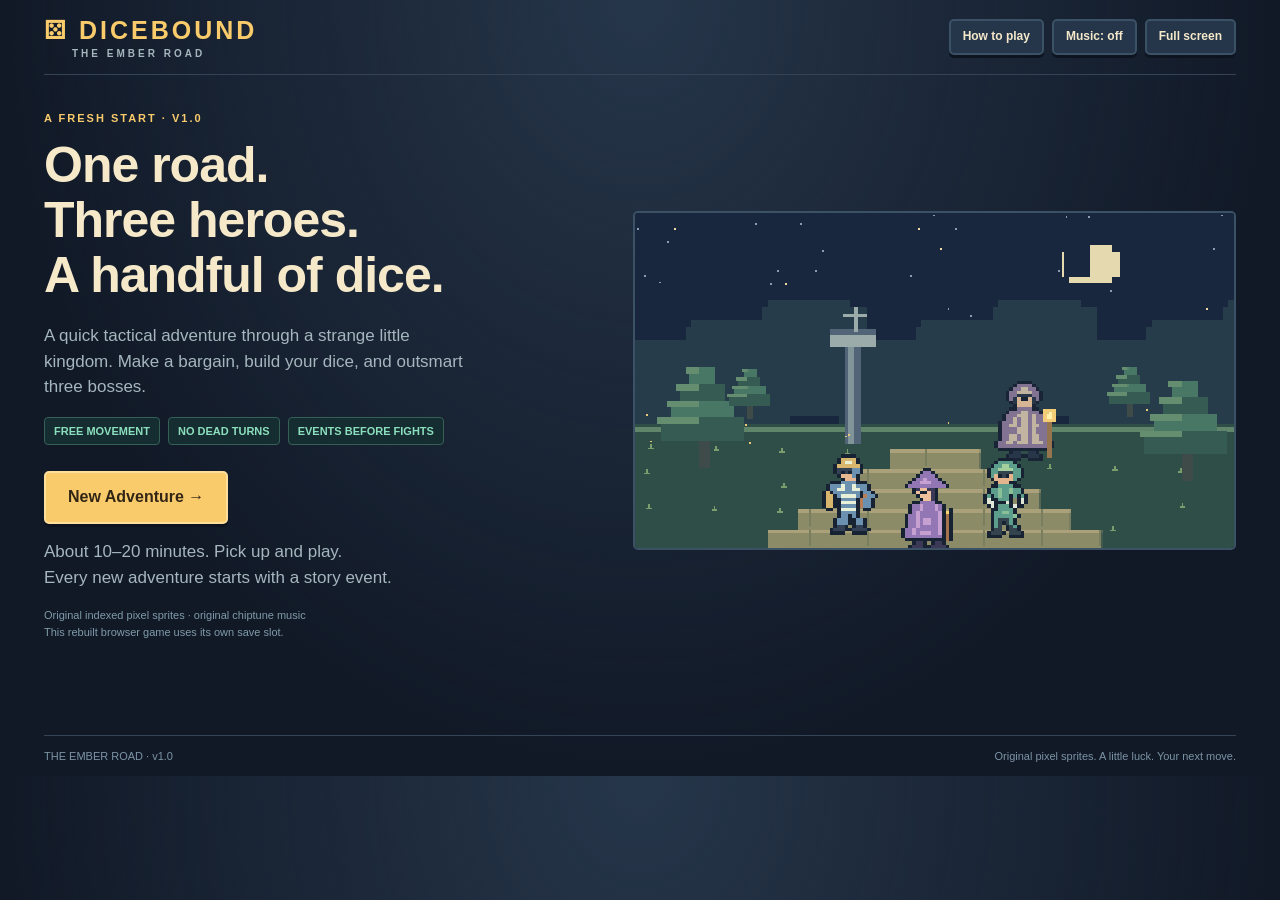
<file: docs/index.html>
<!doctype html>
<html lang="en"><head><meta charset="utf-8"><meta name="viewport" content="width=device-width,initial-scale=1"><meta name="application-version" content="1.0.0"><meta name="theme-color" content="#141d2d"><title>Dicebound — The Ember Road</title><style>:root{color-scheme:dark;--bg:#111927;--panel:#1a2739;--edge:#3b5266;--ink:#f5e9ca;--muted:#a5b6be;--gold:#f9cb6b;--mint:#8cdfbd;--red:#fb7b79;--blue:#89c5ea}*{box-sizing:border-box}body{margin:0;background:var(--bg);color:var(--ink);font:15px/1.5 'Trebuchet MS',sans-serif;background-image:radial-gradient(ellipse at 50% 0,#26364a,transparent 70%)}button,a,input{touch-action:manipulation}button{font:700 13px/1.3 "Trebuchet MS",sans-serif;font-family:inherit;color:var(--ink);background:#25364b;border:2px solid var(--edge);border-radius:5px;padding:10px 15px;cursor:pointer;box-shadow:0 3px 0 #0d1420;transition:background .12s,transform .12s}button:hover:enabled{background:#344b62;border-color:var(--mint);transform:translateY(-1px)}button:active:enabled{transform:translateY(2px);box-shadow:none}button:focus-visible,a:focus-visible{outline:3px solid var(--gold);outline-offset:4px}button:disabled{opacity:.48;cursor:default}button.primary{background:var(--mint);border-color:#b5ffe0;color:#142a2b}button.gold{background:var(--gold);border-color:#ffdf99;color:#312515}button.danger{border-color:var(--red)}button.subtle{background:transparent;box-shadow:none}.brand{color:var(--gold);text-decoration:none;font-weight:900;font-size:25px;letter-spacing:3px;line-height:1.3}.brand small{font-size:10px;letter-spacing:3px;color:var(--muted);display:block;margin-left:28px}#app{max-width:1240px;margin:auto;padding:0 24px}header{display:flex;align-items:center;justify-content:space-between;gap:18px;padding:20px 0;border-bottom:1px solid #354356}nav{display:flex;gap:8px}nav button{font-size:12px;padding:8px 12px}main{min-height:660px;padding:24px 0}footer{display:flex;justify-content:space-between;color:#7c94a4;font-size:11px;padding:18px 0;gap:12px;border-top:1px solid #354356}h1,h2,h3,p{margin-top:0}h1{font-size:clamp(30px,4vw,50px);line-height:1.1;letter-spacing:-1px;margin-bottom:20px}h2{font-size:28px;line-height:1.2;margin-bottom:12px}h3{font-size:17px;margin-bottom:6px}.eyebrow{font-size:11px;font-weight:800;letter-spacing:2px;color:var(--gold);margin-bottom:12px;text-transform:uppercase}.muted{color:var(--muted)}.small{font-size:12px}.panel{border:2px solid var(--edge);border-radius:7px;background:var(--panel);padding:22px;box-shadow:0 5px 0 #0c1421}.intro{display:grid;grid-template-columns:1fr 1.1fr;gap:40px;align-items:center;min-height:580px}.intro p{color:var(--muted);max-width:430px;font-size:17px}.intro .actions{display:flex;flex-wrap:wrap;gap:12px;margin:26px 0 15px}.intro button{font-size:16px;padding:14px 22px}.scene{display:block;width:100%;image-rendering:pixelated;background:#172034;border-radius:5px;border:2px solid var(--edge);aspect-ratio:16/9}.tags{display:flex;flex-wrap:wrap;gap:8px;margin:14px 0}.tag{font-size:11px;font-weight:700;color:var(--mint);padding:5px 9px;background:#152d31;border:1px solid #356055;border-radius:4px}.path{display:flex;gap:8px;align-items:center;color:var(--muted);font-size:12px;margin-bottom:22px}.path b{color:var(--gold)}.event-top{display:grid;grid-template-columns:1.1fr 1fr;gap:26px;align-items:center}.event-top .scene{aspect-ratio:16/10}.event-copy p{color:var(--muted);font-size:16px}.hero-picks{display:flex;gap:8px;margin:18px 0}.hero-pick{flex:1;text-align:left;padding:9px;display:flex;gap:9px;align-items:center}.hero-pick.selected{border-color:var(--gold);background:#344039}.portrait{width:36px;height:48px;image-rendering:pixelated;flex-shrink:0}.choices{display:grid;grid-template-columns:1fr 1fr;gap:16px;margin-top:22px}.choice{text-align:left;padding:20px;min-height:174px;display:flex;flex-direction:column;align-items:start;border-width:2px}.choice strong{font-size:19px;display:block;margin-bottom:10px}.choice span{font-size:13px;font-weight:400}.choice .cost{color:var(--red);margin-top:12px}.choice .gain{color:var(--mint);margin-top:auto;padding-top:10px}.choice .pick-label{font-weight:700;color:var(--gold);margin-top:12px}.result-layout{display:grid;grid-template-columns:1fr 1fr;gap:32px;align-items:center;min-height:550px}.receipt{padding:16px;background:#122c2d;border-left:4px solid var(--mint);margin:20px 0}.receipt strong{color:var(--mint)}.receipt p{margin:6px 0 0}.next-fight{margin:24px 0}.battle-head{display:flex;justify-content:space-between;align-items:start;gap:16px;margin-bottom:18px}.battle-head h2{margin-bottom:5px}.boss-hp{width:280px}.hp-track{height:11px;background:#0b1522;border:1px solid #4a5266;overflow:hidden;border-radius:3px;margin-top:6px}.hp-fill{height:100%;background:var(--red);transition:width .25s}.battle{display:grid;grid-template-columns:minmax(0,1.4fr) minmax(330px,1fr);gap:20px}.arena-wrap{position:relative}.arena{display:block;width:100%;aspect-ratio:9/7;image-rendering:pixelated;background:#14232a;border:2px solid var(--edge);border-radius:6px;touch-action:manipulation;cursor:crosshair}.arena:focus{outline:2px solid var(--mint)}.arena-caption{font-size:12px;color:var(--muted);margin:10px 0}.turn-hint{color:var(--mint);font-size:13px;min-height:22px;margin-bottom:12px}.team{display:grid;grid-template-columns:repeat(3,1fr);gap:7px;margin-bottom:14px}.hero-tab{padding:8px;text-align:left;min-width:0}.hero-tab.selected{border-color:var(--gold);background:#354139}.hero-tab .row{display:flex;align-items:center;gap:8px}.hero-tab strong{font-size:13px}.hero-tab .portrait{width:24px;height:32px}.hero-tab .small{font-size:11px;white-space:nowrap}.hero-tab .hp-track{height:5px}.hero-tab .hp-fill{background:var(--mint)}.dice{display:grid;gap:9px}.die{display:grid;grid-template-columns:42px 1fr auto;gap:12px;align-items:center;text-align:left;padding:13px 12px;min-height:90px}.die-icon{height:38px;width:38px;display:grid;place-items:center;font-size:24px;border:2px solid currentColor;border-radius:6px;background:#172333;color:var(--gold)}.die strong{display:block;font-size:16px}.die span.desc{display:block;font-weight:400;color:var(--muted);font-size:12px;margin-top:3px}.die .payment{font-size:10px;color:var(--mint);white-space:nowrap}.die.used{opacity:.4}.controls{display:flex;gap:8px;margin-top:13px}.controls button{flex:1;padding:10px 6px;font-size:12px}.plan{margin-top:15px;padding:14px;border:1px solid #995960;background:#312b38;border-radius:5px}.plan h3{color:var(--red);font-size:15px}.plan p{font-size:12px;margin:4px 0;color:#e7bdbe}.log{margin-top:12px;font-size:11px;color:var(--muted);height:64px;overflow:auto;line-height:1.8}.log p{margin:0}.settings{display:flex;align-items:center;gap:9px;margin-top:12px;color:var(--muted);font-size:12px}.settings input{accent-color:var(--mint);width:16px;height:16px}.end-round{width:100%;margin-top:12px;font-size:15px}.end-note{font-size:11px;color:var(--muted);margin:6px 0;text-align:center}.reward-grid{display:grid;grid-template-columns:repeat(3,1fr);gap:12px;margin:20px 0}.reward{padding:18px;text-align:left;display:flex;flex-direction:column;min-height:180px}.reward strong{font-size:17px;color:var(--gold);margin:7px 0}.reward span{font-size:12px;font-weight:400;color:var(--muted)}.reward em{margin-top:auto;color:var(--mint);font-size:11px;padding-top:16px;font-style:normal}.wide{max-width:820px;margin:auto}.center{text-align:center}.confirm-row{display:flex;gap:10px;margin-top:20px}#toast{position:fixed;bottom:26px;left:50%;transform:translate(-50%,15px);background:#f7d995;color:#252730;box-shadow:0 4px 20px #0007;padding:13px 20px;border:2px solid #fff0bd;border-radius:5px;max-width:90%;z-index:100;opacity:0;pointer-events:none;transition:opacity .12s,transform .12s;font-weight:bold;font-size:14px}#toast.show{opacity:1;transform:translate(-50%,0)}dialog{max-width:620px;width:calc(100% - 32px);max-height:85vh;border:2px solid var(--edge);border-radius:8px;background:var(--panel);color:var(--ink);padding:28px;box-shadow:0 12px 80px #000a}dialog::backdrop{background:#0a1020d9}dialog li{margin:12px 0;color:var(--muted)}dialog strong{color:var(--ink)}.close{float:right;margin:0 0 16px 20px}kbd{background:#35465a;padding:1px 5px;border-radius:2px}.decision{border-left:3px solid var(--gold);padding:8px 12px;margin:14px 0;color:var(--gold);font-size:12px}.credits{font-size:11px!important;color:#809ba8!important}.shake{animation:shake .24s}@keyframes shake{25%{transform:translateX(-4px)}75%{transform:translateX(4px)}}@media(min-width:1500px){main{padding-top:34px}}@media(max-width:850px){#app{padding:0 14px}header{padding:13px 0}.brand{font-size:19px}.brand small{font-size:8px}nav{gap:4px}nav button{font-size:10px;padding:7px}.intro{grid-template-columns:1fr;gap:12px;padding:24px 0;min-height:0}.intro .scene{grid-row:1}.intro h1{font-size:36px}.intro p{max-width:none}.event-top,.result-layout{grid-template-columns:1fr;gap:20px}.event-top .scene{max-height:320px}.battle{grid-template-columns:1fr;gap:12px}.arena{max-height:55vh;object-fit:contain}.battle-head{align-items:center}.boss-hp{width:170px}.battle-head h2{font-size:21px}.battle main{padding-top:10px}.choices{gap:10px}.choice{padding:14px}.reward-grid{grid-template-columns:1fr}.reward{min-height:120px}.result-layout{min-height:0}.result-layout .scene{max-height:280px}.team{margin-bottom:10px}.dice{grid-template-columns:1fr 1fr}.die{grid-template-columns:32px 1fr;gap:8px;min-height:105px;padding:9px}.die-icon{width:30px;height:30px;font-size:18px}.die strong{font-size:14px}.die .payment{grid-column:2}.plan{margin-top:12px}footer span:last-child{display:none}.intro button{font-size:14px}.hero-pick{padding:6px}.hero-pick .portrait{width:24px;height:32px}.hero-pick strong{font-size:12px}.hero-pick .small{font-size:10px}}@media(prefers-reduced-motion:reduce){*{transition:none!important;animation:none!important}}
/* Keep the whole tactical view readable on a laptop. */
@media(min-width:851px){header{padding:14px 0}main{padding:16px 0}.path{margin-bottom:12px}.battle-head{margin-bottom:12px}.battle-head .eyebrow{margin-bottom:5px}.battle-head h2{font-size:24px}.battle-head .small{font-size:11px}.battle{grid-template-columns:minmax(0,1.22fr) minmax(360px,1fr)}.battle-ui .plan{margin:0 0 10px;padding:10px 12px}.plan h3{font-size:13px;margin-bottom:2px}.plan p{font-size:11px;line-height:1.35;margin:2px 0}.team{margin-bottom:9px}.hero-tab{padding:6px}.turn-hint{font-size:12px;margin-bottom:9px}.die{min-height:76px;padding:9px 10px}.die strong{font-size:15px}.die .desc{font-size:11px}.controls{margin-top:10px}.controls button{padding:8px 5px}.settings{font-size:11px;margin-top:10px}.end-round{margin-top:9px}.arena-caption{font-size:11px;margin:7px 0}.log{height:40px;margin-top:6px}footer{padding:12px 0}}
.die-icon canvas{width:28px;height:28px;image-rendering:pixelated}.battle-ui .plan{margin-top:0}.battle-ui .team{margin-top:10px}
@media(max-width:850px){.battle-ui .plan{margin-bottom:12px}.arena{max-height:none}.arena-wrap{max-width:620px;width:100%;margin:auto}}
.loadout-row{display:flex;align-items:center;justify-content:space-between;margin:-2px 0 5px}.loadout-row button{font-size:10px;padding:3px 7px;border-width:1px}.pool-grid{display:grid;grid-template-columns:1fr 1fr;gap:10px}.pool-face{background:#223347;border:1px solid var(--edge);padding:12px;display:grid;grid-template-columns:24px 1fr;gap:8px;align-items:center}.pool-face canvas{width:24px;height:24px;image-rendering:pixelated}.pool-face strong{font-size:13px}.pool-face span{grid-column:1/3;font-size:11px;color:var(--muted)}
@media(max-width:480px){.brand{font-size:16px;letter-spacing:2px;white-space:nowrap}.brand small{display:none}header{gap:8px}nav button{font-size:10px;padding:7px}.battle-head .muted{display:none}.battle-head .eyebrow{font-size:10px}.battle-head h2{font-size:19px}.path{font-size:10px;margin-bottom:14px}.boss-hp{width:125px;flex-shrink:0}.battle-head{gap:8px}.log{height:36px;margin:2px 0}.plan{padding:10px}.plan h3{font-size:13px}.plan p{font-size:11px}.hero-tab{padding:6px}.hero-tab .row{gap:4px}.hero-tab .portrait{width:20px;height:27px}.hero-tab .small{font-size:9px}.hero-tab strong{font-size:12px}.turn-hint{font-size:11px}.die{min-height:88px}.die .desc{font-size:11px}}
</style></head>
<body><div id="app"><header><a class="brand" href="#" id="home">⚄ DICEBOUND <small>THE EMBER ROAD</small></a><nav><button id="help">How to play</button><button id="sound" aria-pressed="false">Music: off</button><button id="fullscreen">Full screen</button></nav></header><main id="screen"></main><footer><span>THE EMBER ROAD · v1.0</span><span>Original pixel sprites. A little luck. Your next move.</span></footer></div><div id="toast" role="status" aria-live="polite"></div><dialog id="loadout"></dialog><dialog id="guide"><button id="close-guide" class="close">Close ×</button><h2>Small dice. Big trouble.</h2><p>Lead three heroes through three bosses. An event always comes before the next fight.</p><ol><li><strong>Move for free.</strong> Pick a hero, then a glowing tile. Each hero has 2 steps per round. You can split those steps.</li><li><strong>Spend your rolled dice.</strong> Each hero rolls twice from their six-face pool. Each card is one action. Click a ready card to use it. Attacks hit the boss automatically when in range. No mana, no extra payment.</li><li><strong>Dodge the red tiles.</strong> They show exactly where the boss will hit when you end the round. Read the plan above the cards for its exact damage.</li><li><strong>Bad roll?</strong> Reforge all unused Blanks once per round. A Blank can also become a 1-damage Pebble, or an extra step if you enable Blank Step.</li><li><strong>End round.</strong> The boss acts, then everyone rolls again. Guard lasts through that boss attack. Heal a fallen hero to revive them.</li></ol><p>Keyboard: <kbd>1</kbd> <kbd>2</kbd> <kbd>3</kbd> select hero · <kbd>Q</kbd> / <kbd>W</kbd> dice · <kbd>R</kbd> reforge · <kbd>E</kbd> end round · <kbd>Esc</kbd> cancel.</p><p>The game saves events, battles and rewards automatically on this browser. Continue shows your event receipt before resuming a fight. New Adventure always starts with a fresh event.</p></dialog><script>
/* Original sprites drawn by hand as indexed pixel rows. No image files or generated art. */
'use strict';
const Pixel = (() => {
const heroes = [
[
'......oooo......','.....oggggo.....','.....oghhgo.....','....oggggggo....',
'....okkkkbbo....','....okekebbo....','.....osssbo.....','......ossso.....',
'...ooobbbbooo...','..obbbhbbhbbbo..','..obbhhbbhhbbo..','.ogobbbbbbbobbo.',
'.oggobhhhhboabbo','.oggoobbbboabbo.','.oggoohhhhoabbo.','.oggoobbbboabbo.',
'..oo.ohhhho.oo..','.....obbbbo.....','.....obbobo.....','....obbboobbo...',
'....obbboobbo...','....okko.okko...','...okkkookkkko..','...oooo..oooo...'],
[
'.......oo.......','......oppo......','.....oppppo.....','....opplpppo....',
'...opplllpppo...','..oppppppppppo..','....oksskko.....','....oseesko.....',
'.....osssko.....','......ossko.....','....ooppppoo....','...opplppplpo...',
'...opplppplpo.o.','...oplppppploao.','..opplppppplobo.','..opplpllpplobo.',
'..opplpllpplobo.','..opplppppplobo.','.opplpppppplobo.','.opplplllpplobo.',
'.oppppppppppobo.','..ooooooooooobo.','....okko.okko...','...okkkookkkko..'],
[
'......oooo......','.....occcco.....','....occhhcco....','...occhhhhcco...',
'...occkkkkcco...','...ocsekescco...','....osssssco....','.....osssoo.....',
'....ooccccoo....','...occlcclcco...','...occlcclcco...','..ococlccococo..',
'..oaooccco.oao..','..oaaoooao.oao..','...oaocccoaoo...','....oocccco.....',
'....occllco.....','....occccclo....','....ockkkco.....','....ockokco.....',
'....ock.okco....','....okk.okko....','...okkko.kkko...','...oooo..oooo...']];
const bossRows=[
'.......oo......oo.......','......oggo....oggo......','.....oggggo..oggggo.....','.....ogghggooghgggo.....',
'......oghggggghgo.......','......ogggggggggo.......','.....ogkkkkkkkgggo......','.....okkrkkkrkkkko......',
'.....okkrkkkrkkkko......','.....okkkkkkkkkkko......','......okhhhhhhkko.......','......okhkhhkhkko.......',
'....ooobbbbbbbbooo......','...obbbbbhbhbbbbbbbo....','..obbbbbhhbhhbbbbbbbo...','.obbbbohhhhhhhobbbbbo...',
'.obbbbohhhhhhhoobbbbo...','obbbb.obbhhhbbo.obbbbo..','obbbb.obbbbbbbbo.obbbbo.','okkkkoobbhhhbbbo.okkkko.',
'okkkkoobbbbbbbbo.okkkko.','.oooolobbbbbbbboloooo...','....olobbbhbbbbolo......','....olobbbhbbbbolo......',
'....olobbbbbbbbolo......','....olobbbobbbbolo......','....olobbb.obbblo.......','.....oobbb.obbbbo.......',
'.....obbbb.obbbbbo......','....obbbbb.obbbbbbo.....','....oooooo.ooooooo......'];
const bellRows=[
'.........oooo...........','........ohhhho..........','.......ohhhhho..........','......ohhhhhho..........',
'.....ohhhhhhhho.........','.....ohkkkkkkho.........','.....ohkrrrrkho.........','.....ohkkkkkkho.........',
'.....ohkkkkkkho.........','....ohhkkkkkkhho........','...ohhhhkkkhhhhho.......','..ohhhhhhhhhhhhhho......',
'..oooooooooooooooo......','.......obbbbo...........','......obbhhbbo..........','.....obbhhhhbbo.........',
'....obbhohhobhbo........','...obbhhoooohhbbo.......','..obbhohhhhhhobhbo......','..obbhohhhhhhobhbo......',
'...obbohhhhhhobbo.......','....obohhhhhhobo........','...obbohhhhhhobbo.......','..obbbohhhhhhobbbo......',
'..obbbobbbbbbobbbo......','.obbbbohhhhhhobbbbo.....','.obbbbobbbbbbobbbbo.....','..obbbbohhhhobbbbo......',
'...obbbboooobbbbo.......','....obbo....obbo........','.....oo......oo.........'];
const crownRows=[
'......go......og........','.....ogggo..ogggo.......','.....oghggooghhgo.......','......oggggggggo........',
'......oghhhhhgo.........','......okkkkkkko.........','......okrrrrkko.........','......okhhhhkko.........',
'.......okhhkko..........','.....ooobbbbooo.........','....ogggbhhbggggo.......','...oghhgbhhbghhggo......',
'...oghbgbhhbgbhggo......','..oghbbgbhhbgbbhggo.....','..oghbbgbbbbg bbhggo....','..okkbbohhhoobbkko......',
'..okkbohhhhhhobkko......','...ooobhhhhhhbooo.......','.....obbbhbbbbo.........','.....obbbhbbbbo.........',
'....obbbbhbbbbbo........','....obbbbhbbbbbo........','...obbbbbhbbbbbbo.......','...obbbbbhbbbbbbo.......',
'...obbbbbhbbbbbbo.......','....obbbbhbbbbo.........','.....obbbobbbo..........','.....ohho.ohho..........',
'.....ohho.ohho..........','....ohhho.ohhho.........','....ooooo.ooooo.........'];
const npcRows=[
'......oooo......','.....occcco.....','....occllcco....','...occllllcco...',
'...occkkkkcco...','...ockseeskco...','....okssssko....','.....osssso.....',
'....ooccccoo....','...occcllccco...','..occclllclcco..','..occlcllclcco..',
'.occclcllclccco.','.occllcllcllcco.','.occcclllclccco.','.occcclllclccco.',
'.occllcllcllcco.','.occllcllcllcco.','occllclllclllcco','occcccccccccccco',
'.oooooooooooooo.','....okk..kko....','...okkkookkko...','...oooo..oooo...'];
const pals=[{o:'#172233',g:'#d8b66d',h:'#e9f0d8',b:'#6c91b0',k:'#334157',s:'#e7b791',e:'#172233',a:'#b77d56'},
{o:'#172233',p:'#9377b5',l:'#c6a0d1',k:'#3b3957',s:'#edbf9c',e:'#172233',a:'#f9d46f',b:'#a5724b'},
{o:'#172233',c:'#5d9d8b',h:'#a4cf9d',l:'#8bbf98',k:'#33444e',s:'#e4b58c',e:'#172233',a:'#e0e6d5'}];
function matrix(ctx, rows, pal, x,y,s=1,flip=false){ctx.save();if(flip){ctx.translate(x+rows[0].length*s,y);ctx.scale(-1,1);x=0;y=0;}for(let j=0;j<rows.length;j++)for(let i=0;i<rows[j].length;i++){const c=pal[rows[j][i]];if(c){ctx.fillStyle=c;ctx.fillRect(Math.round(x+i*s),Math.round(y+j*s),s,s);}}ctx.restore();}
function hero(ctx,id,x,y,s=1,t=0,down=false){if(down){ctx.save();ctx.globalAlpha=.5;ctx.translate(x,y+24*s);ctx.rotate(-Math.PI/2);matrix(ctx,heroes[id],pals[id],0,0,s);ctx.restore();return;}matrix(ctx,heroes[id],pals[id],x,y-Math.floor(Math.sin(t*2+id)*.7)*s,s);}
function boss(ctx,id,x,y,s=1,t=0,enraged=false){const sets=[{g:'#8ca07a',h:'#d7c892',b:'#587b72',k:'#29374b',r:'#ffb965',l:'#476355'}, {g:'#8b82bb',h:'#d6c7df',b:'#645789',k:'#292c4e',r:'#a9edee',l:'#463a68'}, {g:'#ce9856',h:'#ffe3a5',b:'#985955',k:'#3a2f44',r:'#aaf5cb',l:'#633b45'}];const p={...sets[id],o:'#182236'};if(enraged){p.r='#ff5d69';p.b=id===2?'#b54e54':'#96615f';}matrix(ctx,[bossRows,bellRows,crownRows][id],p,x,y-Math.floor(Math.sin(t*2)*.6)*s,s);if(id===1){ctx.fillStyle='#b9e3e8';for(let i=0;i<3;i++)ctx.fillRect(x+(i*8+3)*s,y+(34+Math.sin(t*2+i)*2)*s,3*s,s);}if(id===2){ctx.fillStyle='#f9cb6b';for(let i=0;i<3;i++){ctx.fillRect(x+(8+i*3)*s,y-3*s,s,3*s);ctx.fillRect(x+(8+i*3)*s,y-4*s,s,s);}}}
function rect(ctx,x,y,w,h,c){ctx.fillStyle=c;ctx.fillRect(Math.round(x),Math.round(y),w,h);}
function tree(ctx,x,y,s=1){rect(ctx,x+7*s,y+15*s,3*s,15*s,'#3e4b49');for(let i=0;i<4;i++){const w=(7+i*5)*s;rect(ctx,x+8*s-w/2,y+i*5*s,w,7*s,i%2?'#355b52':'#487865');rect(ctx,x+7*s-w/2,y+i*5*s,w/2,2*s,'#658e70');}}
function scene(ctx,id=0,t=0,party=true){const w=320,h=200;ctx.clearRect(0,0,w,h);rect(ctx,0,0,w,h,'#18273d');for(let i=0;i<38;i++){rect(ctx,(i*79+21)%320,(i*i*13+9)%100,1,1,i%3?'#879eac':'#f0dba6');}rect(ctx,232,19,23,23,'#e5d9b0');rect(ctx,228,23,31,15,'#e5d9b0');rect(ctx,229,19,14,19,'#18273d');for(let i=0;i<9;i++){rect(ctx,i*41-14,80-(i%3)*12,56,65,'#263c4a');rect(ctx,i*41-11,76-(i%3)*12,44,8,'#263c4a');}rect(ctx,0,126,320,74,'#304e48');rect(ctx,0,128,320,3,'#60856a');for(let y=141;y<200;y+=12){const wid=(y-123)*2.7;rect(ctx,160-wid/2,y,wid,12,'#8c8b68');rect(ctx,160-wid/2,y,wid,2,'#aaa079');for(let x=0;x<320;x+=31)if(x>160-wid/2&&x<160+wid/2)rect(ctx,x,y,1,10,'#797e5f');}for(let i=0;i<20;i++){let x=(i*71+7)%320,y=140+(i*23)%57;if(Math.abs(x-160)>(y-123)*1.4){rect(ctx,x,y,3,1,'#7b9c6c');rect(ctx,x+1,y-2,1,3,'#7b9c6c');}}
 tree(ctx,20,92,2);tree(ctx,278,100,2);tree(ctx,53,93,1);tree(ctx,256,92,1);
 if(id===0||id===4){rect(ctx,112,77,9,61,'#526477');rect(ctx,114,78,3,60,'#80949a');rect(ctx,104,73,25,7,'#9aaba9');rect(ctx,104,69,25,4,'#526477');rect(ctx,117,56,2,15,'#9aaba9');rect(ctx,111,60,13,2,'#9aaba9');}
 if(id===1){rect(ctx,123,117,57,22,'#745444');rect(ctx,120,111,63,7,'#b08254');for(let i=0;i<5;i++){rect(ctx,120+i*13,90,13,22,i%2?'#b27673':'#ead3a0');}rect(ctx,119,90,2,50,'#b6a37b');rect(ctx,182,90,2,50,'#b6a37b');rect(ctx,144,120,10,7,'#edc772');}
 if(id===2){rect(ctx,128,119,52,22,'#3d5a61');rect(ctx,124,115,60,6,'#a2b3a2');rect(ctx,134,119,40,8,'#6fa5ac');for(let i=0;i<4;i++)rect(ctx,139+i*8,120,4,1,'#b3e0ca');}
 if(id===3){for(let i=0;i<3;i++){rect(ctx,130+i*20,115,10,25,'#69818a');rect(ctx,128+i*20,110,14,8,'#91a29f');rect(ctx,134+i*20,118,2,13,'#374957');}}
 if(id===5){rect(ctx,116,94,54,43,'#465a67');rect(ctx,112,89,62,7,'#7f9290');rect(ctx,125,105,10,32,'#243c49');rect(ctx,150,105,10,32,'#243c49');rect(ctx,118,80,6,12,'#7f9290');rect(ctx,161,80,6,12,'#7f9290');}
 const npcPal={o:'#192536',c:['#827392','#b17d55','#6a9a91','#737e9e','#a48469','#6e839e'][id],l:'#c1b5a1',k:'#28364a',s:'#d6b594',e:'#182435'};matrix(ctx,npcRows,npcPal,192,100,2);rect(ctx,220,123,3,23,'#96754e');rect(ctx,218,117,7,8,'#f3cc77');rect(ctx,220,119,3,4,'#fff0ab');
 if(party){hero(ctx,0,98,144,2,t);hero(ctx,1,140,150,2,t);hero(ctx,2,182,144,2,t);}for(let i=0;i<9;i++){let x=(i*53+t*7)%320,y=127+Math.sin(t+i*7)*10;rect(ctx,x,y,1,1,'#e8c879');}}
function portrait(canvas,id){canvas.width=24;canvas.height=32;const ctx=canvas.getContext('2d');ctx.imageSmoothingEnabled=false;hero(ctx,id,4,4,1,0);}
function icon(canvas,face){const c=canvas.getContext('2d');c.clearRect(0,0,16,16);const r=(x,y,w,h,col)=>rect(c,x,y,w,h,col);if(['strike','cleave','stab'].includes(face)){r(3,1,4,10,'#1a2535');r(4,1,2,9,'#e7e7c7');r(5,2,2,7,'#92b3bc');r(1,10,9,2,'#d6ad66');r(4,12,3,3,'#9f7350');}else if(['bolt','nova'].includes(face)){r(6,1,4,3,'#f9da8c');r(4,4,8,6,'#e59b77');r(6,3,4,9,'#fff0b5');r(1,6,3,2,'#d9acd9');r(12,7,3,2,'#d9acd9');r(7,12,2,3,'#cf8272');}else if(['heal','bloom'].includes(face)){r(5,1,6,14,'#285b51');r(1,5,14,6,'#285b51');r(6,2,4,12,'#a5e2aa');r(2,6,12,4,'#a5e2aa');r(7,3,2,10,'#daf1bb');}else if(['guard','ward'].includes(face)){r(2,2,12,8,'#bcdad7');r(3,10,10,2,'#bcdad7');r(5,12,6,2,'#bcdad7');r(7,14,2,1,'#bcdad7');r(4,4,8,5,'#6e9daf');r(6,9,4,3,'#6e9daf');r(7,4,2,7,'#e9d398');}else if(['shot','venom'].includes(face)){for(let i=0;i<9;i++){r(3+Math.floor(Math.sin(i/8*Math.PI)*6),i+3,2,2,'#d5ae70');}r(3,3,1,10,'#d5e3cb');r(2,7,12,1,'#b8d7ad');r(12,6,3,3,'#d5e3cb');}else if(face==='dash'){r(3,2,5,9,'#89baa4');r(6,8,5,5,'#a4dbb3');r(2,12,11,2,'#dae7c1');r(1,4,2,1,'#d6e5b5');r(0,7,2,1,'#d6e5b5');}else{r(5,5,7,6,'#b9bea1');r(7,4,3,1,'#e1e2b8');r(4,7,1,3,'#7c8f82');r(6,11,5,1,'#7c8f82');}}
return {hero,boss,scene,portrait,rect,icon};
})();

</script><script>
'use strict';
const Sound = (()=>{
let ctx=null,on=false,timer=null,step=0;let volume;
function init(){try{if(!ctx){ctx=new (window.AudioContext||window.webkitAudioContext)();volume=ctx.createGain();volume.gain.value=.12;volume.connect(ctx.destination);}ctx.resume();}catch(_){return false;}return true;}
function note(hz,start,duration,type='triangle',gain=.2){if(!ctx)return;const osc=ctx.createOscillator(),env=ctx.createGain();osc.type=type;osc.frequency.value=hz;env.gain.setValueAtTime(0,start);env.gain.linearRampToValueAtTime(gain,start+.015);env.gain.exponentialRampToValueAtTime(.001,start+duration);osc.connect(env);env.connect(volume);osc.start(start);osc.stop(start+duration+.02);}
const melody=[69,72,76,74,72,69,67,64,65,69,72,76,74,72,69,67,64,67,71,74,72,71,67,64,65,69,72,74,71,67,64,67];
const hz=n=>440*2**((n-69)/12);
function beat(){if(!on||!ctx)return;const t=ctx.currentTime+.025;note(hz(melody[step%32]),t,.36,'triangle',.25);if(step%2===0)note(hz([45,41,48,43][Math.floor(step/8)%4]),t,.65,'triangle',.32);if(step%4===0){note(hz(melody[(step+4)%32]-12),t,.9,'sine',.08);}step++;}
function toggle(){if(!init())return false;on=!on;if(on){beat();timer=setInterval(beat,310);}else{clearInterval(timer);timer=null;}return on;}
function fx(kind){if(!on||!ctx)return;const t=ctx.currentTime;const seq={hit:[240,150],move:[350,440],heal:[440,660,880],roll:[180,250,330,440],win:[440,554,660,880],hurt:[140,90],event:[330,440,554],click:[440]}[kind]||[440];seq.forEach((f,i)=>note(f,t+i*.06,.11,kind==='hurt'?'sawtooth':'square',.1));}
return{toggle,fx};})();

</script><script>
/* Dicebound: The Ember Road. A fresh, dependency-free browser game. */
'use strict';
const FACES = {
 strike:{name:'Sword',icon:'⚔',text:'Deal 2 damage · adjacent',kind:'attack',power:2,range:1},
 cleave:{name:'Heavy cut',icon:'⚒',text:'Deal 3 damage · adjacent',kind:'attack',power:3,range:1},
 bolt:{name:'Ember bolt',icon:'✦',text:'Deal 2 damage · range 3',kind:'attack',power:2,range:3},
 nova:{name:'Starfall',icon:'✹',text:'Deal 3 damage · range 4',kind:'attack',power:3,range:4},
 stab:{name:'Dagger',icon:'†',text:'Deal 2 damage · adjacent. +1 flanking.',kind:'attack',power:2,range:1},
 shot:{name:'Quick shot',icon:'➶',text:'Deal 1 damage · range 4',kind:'attack',power:1,range:4},
 venom:{name:'Thorn arrow',icon:'➶',text:'Deal 3 damage · range 4',kind:'attack',power:3,range:4},
 guard:{name:'Guard',icon:'◇',text:'Gain 2 shield until the boss attacks',kind:'guard',power:2},
 ward:{name:'Iron ward',icon:'◆',text:'Gain 4 shield until the boss attacks',kind:'guard',power:4},
 heal:{name:'Mend',icon:'✚',text:'Heal a hero for 2 · any distance. Revives.',kind:'heal',power:2},
 bloom:{name:'Bloom',icon:'❀',text:'Heal all three heroes for 2. Revives.',kind:'groupheal',power:2},
 dash:{name:'Quick feet',icon:'»',text:'Gain 3 extra steps this round',kind:'move',power:3},
 blank:{name:'Blank',icon:'·',text:'Throw a Pebble for 1 damage · range 3',kind:'attack',power:1,range:3},
};
const HEROES = [
 {name:'Cairn',role:'Knight',color:'#8fc5e6',pool:['strike','strike','cleave','guard','blank','blank']},
 {name:'Ember',role:'Mage',color:'#c7a0df',pool:['bolt','bolt','heal','heal','guard','blank']},
 {name:'Vesper',role:'Scout',color:'#a0d6a8',pool:['stab','stab','shot','shot','dash','blank']}
];
const BOSSES = [
 {name:'Briar Guardian',subtitle:'The gate has grown teeth.',hp:22,color:'#8fae80',damage:2},
 {name:'The Drowned Bell',subtitle:'Something answers from below.',hp:28,color:'#b6a6df',damage:2},
 {name:'The Cinder Crown',subtitle:'One last light on the road.',hp:34,color:'#e5ad73',damage:3}
];
const EVENTS = [
 {title:'A light in the branches',tag:'The wayside shrine',story:'A moss-covered pilgrim guards a tiny flame. They offer to hammer its warmth into a die, if you will leave a drop of blood on the stone.',
 choices:[{name:'Temper a die',cost:'Selected hero pays 1 HP. Must have 2+ HP.',gain:'Equip Iron Ward: gain 4 shield. Replaces one Blank.',need:2,type:'ward'},
 {name:'Rest by the flame',cost:'No cost.',gain:'Selected hero recovers 3 HP.',type:'rest'}]},
 {title:'The midnight peddler',tag:'No coin changes hands',story:'A little cart blocks the road. Its owner sells blades made from fallen stars. “A small hurt now,” they say, “or a rather large hurt later.”',
 choices:[{name:'Buy a fallen star',cost:'Selected hero pays 2 HP. Must have 3+ HP.',gain:'Equip Starfall: 3 damage at range 4. Replaces one Blank.',need:3,type:'nova'},
 {name:'Accept a travelling gift',cost:'No cost.',gain:'Equip Guard: 2 shield. Replaces one Blank.',type:'guard'}]},
 {title:'The remembering well',tag:'An answer in the water',story:'Three reflections look back at you. None are wounded. A quiet voice asks you to choose: borrow the strength of those reflections, or bring one home inside a die.',
 choices:[{name:'Drink together',cost:'No cost.',gain:'All heroes recover 2 HP.',type:'partyheal'},
 {name:'Catch a reflection',cost:'The next boss gains 3 HP. Shown before battle.',gain:'Equip Bloom: heal the whole party for 2. Replaces one Blank.',type:'bloom'}]},
 {title:'Names beneath the moss',tag:'The old battlefield',story:'An unmarked grave opens beside the path. A silver arrow rests on the stone. The gravekeeper asks you to carry its owner’s unfinished fight.',
 choices:[{name:'Take the silver arrow',cost:'Selected hero pays 1 HP. Must have 2+ HP.',gain:'Equip Thorn Arrow: 3 damage at range 4. Replaces one Blank.',need:2,type:'venom'},
 {name:'Leave a promise',cost:'No cost.',gain:'Selected hero gains 2 shield at the start of the next fight.',type:'shield'}]},
 {title:'Supper with strangers',tag:'A fire beside the road',story:'Three travellers pull up a spare log. Their stew smells of rosemary and rain. When you mention the creatures ahead, one traveller unbuckles an old sword.',
 choices:[{name:'Share the stew',cost:'No cost.',gain:'All heroes recover 2 HP.',type:'partyheal'},
 {name:'Accept the old sword',cost:'Selected hero pays 1 HP. Must have 2+ HP.',gain:'Equip Heavy Cut: 3 adjacent damage. Replaces one Blank.',need:2,type:'cleave'}]},
 {title:'The gate without a wall',tag:'A toll for the living',story:'A gatekeeper waits in an arch that leads nowhere. “You can walk around,” they admit. “But those who pass through arrive a little braver.”',
 choices:[{name:'Step through',cost:'Selected hero pays 1 HP. Must have 2+ HP.',gain:'All heroes begin the next fight with 2 bonus steps.',need:2,type:'speed'},
 {name:'Ask for directions',cost:'No cost.',gain:'Selected hero recovers 2 HP and gains 1 starting shield.',type:'directions'}]}
];
const SAVE_KEY='dicebound-ember-road-v1';
const PREF_KEY='dicebound-ember-prefs-v1';
const $ = s=>document.querySelector(s);
const screen=$('#screen');
let state=null,view='title',selected=0,healing=null,blankMove=false,settings={blankStep:true},effects=[],toastTimer,animClock=0,busy=false;
let loaded=null;try{loaded=JSON.parse(localStorage.getItem(SAVE_KEY));settings={...settings,...JSON.parse(localStorage.getItem(PREF_KEY)||'{}')};}catch(_){}
if(validSave(loaded))state=loaded;
function validSave(s){return s&&s.version===1&&['event','receipt','battle','reward','complete','defeat'].includes(s.status)&&Array.isArray(s.heroes)&&s.heroes.length===3&&s.heroes.every(h=>Array.isArray(h.pool)&&h.pool.length===6&&h.pool.every(f=>FACES[f])&&Number.isFinite(h.hp))&&Array.isArray(s.eventOrder)&&s.eventOrder.every(i=>Number.isInteger(i)&&EVENTS[i])&&s.eventOrder.length===6&&Number.isInteger(s.fight)&&s.fight>=0&&s.fight<3;}
function rand(n){return Math.floor(Math.random()*n);}
function shuffle(a){a=a.slice();for(let i=a.length-1;i>0;i--){const j=rand(i+1);[a[i],a[j]]=[a[j],a[i]];}return a;}
function save(){try{localStorage.setItem(SAVE_KEY,JSON.stringify(state));}catch(_){toast('Your browser blocked saving. This run still works while the tab stays open.');}}
function prefs(){try{localStorage.setItem(PREF_KEY,JSON.stringify(settings));}catch(_){} }
function toast(text){const el=$('#toast');el.textContent=text;el.classList.add('show');clearTimeout(toastTimer);toastTimer=setTimeout(()=>el.classList.remove('show'),2900);}
function log(text){state.log.unshift(text);state.log=state.log.slice(0,20);}
function route(){return `<div class="path"><span>THE EMBER ROAD</span><span>›</span><b>Encounter ${state.fight+1} / 3</b><span>›</span><span>${BOSSES[state.fight].name}</span></div>`;}
function portrait(i){return `<canvas class="portrait" data-hero="${i}" aria-label="${HEROES[i].name} pixel portrait"></canvas>`;}
function heroPick(i,extra=''){const h=state.heroes[i];return `<button class="hero-pick ${selected===i?'selected':''}" data-action="hero" data-id="${i}" aria-pressed="${selected===i}">${portrait(i)}<span><strong>${h.name}</strong><br><span class="small muted">${h.hp} / 6 HP ${extra}</span></span></button>`;}
function eventId(){return state.eventOrder[state.fight];}
function startNew(){state={version:1,status:'event',fight:0,eventOrder:shuffle([0,1,2,3,4,5]),heroes:HEROES.map((h,i)=>({...h,pool:h.pool.slice(),hp:6,shield:0,x:2+i*2,y:4,dice:[],steps:2,bonusShield:0})),boss:null,round:0,receipts:[],reward:null,bossBonus:0,bonusSteps:0,log:[]};selected=0;healing=null;view='event';save();Sound.fx('event');render();}
function continueRun(){if(!state)return;selected=0;view=state.status==='battle'?'receipt':state.status;render();}
function render(){screen.dataset.view=view;
 if(view==='title')renderTitle();
 else if(view==='new-confirm')screen.innerHTML=`<div class="wide panel"><div class="eyebrow">A new road</div><h2>Start a fresh adventure?</h2><p>Your current Ember Road run will be replaced. A new event will come before the first fight.</p><div class="confirm-row"><button class="gold" data-action="new-confirm">Start fresh</button><button data-action="title">Keep my run</button></div></div>`;
 else if(view==='event')renderEvent();
 else if(view==='receipt')renderReceipt();
 else if(view==='battle')renderBattle();
 else if(view==='reward')renderReward();
 else renderEnding();
 screen.querySelectorAll('[data-hero]').forEach(c=>Pixel.portrait(c,Number(c.dataset.hero)));
 screen.querySelectorAll('[data-icon]').forEach(c=>Pixel.icon(c,c.dataset.icon));
 const canvas=$('#arena');if(canvas)canvas.addEventListener('click',boardClick);
}
function renderTitle(){screen.innerHTML=`<section class="intro"><div><div class="eyebrow">A fresh start · v1.0</div><h1>One road.<br>Three heroes.<br>A handful of dice.</h1><p>A quick tactical adventure through a strange little kingdom. Make a bargain, build your dice, and outsmart three bosses.</p><div class="tags"><span class="tag">FREE MOVEMENT</span><span class="tag">NO DEAD TURNS</span><span class="tag">EVENTS BEFORE FIGHTS</span></div><div class="actions"><button class="gold" data-action="new">New Adventure →</button>${state?'<button data-action="continue">Continue run</button>':''}</div><p class="small">About 10–20 minutes. Pick up and play.<br>Every new adventure starts with a story event.</p><p class="credits">Original indexed pixel sprites · original chiptune music<br>This rebuilt browser game uses its own save slot.</p></div><canvas class="scene" id="story" width="320" height="200" aria-label="Pixel art heroes travelling along a moonlit forest road"></canvas></section>`;}
function renderEvent(){const e=EVENTS[eventId()];screen.innerHTML=route()+`<section class="event-top"><canvas class="scene" id="story" width="320" height="200" aria-label="Pixel art scene: ${e.title}"></canvas><div class="event-copy"><div class="eyebrow">Before the battle · ${e.tag}</div><h1>${e.title}</h1><p>${e.story}</p><div class="small muted">Choose who pays and receives the reward:</div><div class="hero-picks">${state.heroes.map((_,i)=>heroPick(i)).join('')}</div><p class="small">Your choice is saved. The fight only begins when you choose to enter it.</p></div></section><section class="choices">${e.choices.map((o,i)=>`<button class="choice" data-action="choice" data-id="${i}" ${o.need&&state.heroes[selected].hp<o.need?'disabled':''}><strong>${o.name}</strong><span class="cost">COST · ${o.cost}</span><span class="gain">REWARD · ${o.gain.replace('Replaces one Blank.',`Replaces ${FACES[replacement(state.heroes[selected])].name}.`)}</span><span class="pick-label">Choose this path →</span></button>`).join('')}</section>`;}
function replacement(h){return h.pool.includes('blank')?'blank':h.pool.find(f=>!['cleave','nova','venom','ward','bloom'].includes(f))||h.pool[0];}
function install(h,face){const old=replacement(h);const slot=h.pool.indexOf(old);h.pool[slot]=face;return `${h.name} equips ${FACES[face].name}, replacing ${FACES[old].name}.`;}
function chooseEvent(index){if(state.status!=='event'||view!=='event'||![0,1].includes(index))return false;const e=EVENTS[eventId()],o=e.choices[index],h=state.heroes[selected];if(o.need&&h.hp<o.need)return false;const changes=[];
 if(o.need){h.hp-=o.need-1;changes.push(`${h.name} pays ${o.need-1} HP (${h.hp}/6 remaining).`);}
 if(['ward','nova','guard','bloom','venom','cleave'].includes(o.type)){if(o.type==='bloom'){state.bossBonus=3;changes.push('The next boss gains 3 HP.');}changes.push(install(h,o.type));}
 if(o.type==='rest'||o.type==='directions'){const before=h.hp;h.hp=Math.min(6,h.hp+(o.type==='rest'?3:2));changes.push(`${h.name} recovers ${h.hp-before} HP.`);}
 if(o.type==='partyheal'){let total=0;state.heroes.forEach(u=>{let before=u.hp;u.hp=Math.min(6,u.hp+2);total+=u.hp-before;});changes.push(`The party recovers ${total} HP in total (up to 2 each).`);}
 if(o.type==='directions'||o.type==='shield'){h.bonusShield+=o.type==='shield'?2:1;changes.push(`${h.name} will start the fight with ${h.bonusShield} shield.`);}
 if(o.type==='speed'){state.bonusSteps=2;changes.push('Every hero starts the first round with 2 extra steps.');}
 const receipt={id:eventId(),title:e.title,choice:o.name,hero:h.name,changes};state.receipts.push(receipt);state.status='receipt';view='receipt';save();Sound.fx('event');render();return true;
}
function renderReceipt(){const r=state.receipts[state.receipts.length-1];if(!r){state.status='event';view='event';save();renderEvent();return;}
 const b=BOSSES[state.fight];screen.innerHTML=route()+`<section class="result-layout"><canvas id="story" class="scene" width="320" height="200" aria-label="Your event on the road"></canvas><div><div class="eyebrow">${state.status==='battle'?'Your saved choice · before resuming':'The bargain is made'}</div><h1>${r.choice}</h1><p class="muted">${r.title} · ${r.hero}</p><div class="receipt"><strong>What changed</strong>${r.changes.map(c=>`<p>${c}</p>`).join('')}</div><div class="next-fight"><h3>Next: ${b.name}</h3><p class="muted small">${b.subtitle}<br>${state.status==='battle'?`${state.boss.hp} HP remaining · round ${state.round}`:`${b.hp+state.bossBonus} HP · dodge the marked tiles, then strike back.`}</p></div><button class="gold" data-action="enter">${state.status==='battle'?'Resume saved fight':'Enter the fight'} →</button></div></section>`;}
function enterFight(){if(view!=='receipt'||!['receipt','battle'].includes(state.status)||!state.receipts[state.fight])return false;if(state.status==='battle'){view='battle';render();return true;}
 const b=BOSSES[state.fight];state.boss={id:state.fight,hp:b.hp+state.bossBonus,max:b.hp+state.bossBonus,x:3,y:2,phase:1};state.round=0;state.reforged=false;state.log=[];state.heroes.forEach((h,i)=>{h.x=2+i*2;h.y=4;h.shield=h.bonusShield;h.bonusShield=0;});state.status='battle';view='battle';newRound();return true;}
function footprint(x,y){return state.boss&&x>=state.boss.x&&x<state.boss.x+2&&y>=state.boss.y&&y<state.boss.y+2;}
function distance(h){const b=state.boss;return Math.max(b.x-h.x,0,h.x-b.x-1)+Math.max(b.y-h.y,0,h.y-b.y-1);}
function flanking(h){const b=state.boss;if(distance(h)!==1)return false;return state.heroes.some(o=>o!==h&&o.hp>0&&distance(o)===1&&((h.x<b.x&&o.x>b.x+1)||(o.x<b.x&&h.x>b.x+1)||(h.y<b.y&&o.y>b.y+1)||(o.y<b.y&&h.y>b.y+1)));}
function occupied(x,y,ignore=-1){return footprint(x,y)||state.heroes.some((h,i)=>i!==ignore&&h.x===x&&h.y===y);}
function reachable(i){const h=state.heroes[i],map=new Map();if(h.hp<=0)return map;const queue=[[h.x,h.y,0]];map.set(`${h.x},${h.y}`,0);for(let q=0;q<queue.length;q++){const [x,y,d]=queue[q];if(d>=h.steps)continue;for(const [dx,dy] of [[1,0],[-1,0],[0,1],[0,-1]]){const nx=x+dx,ny=y+dy,key=`${nx},${ny}`;if(nx<0||nx>=9||ny<0||ny>=7||occupied(nx,ny,i)||map.has(key))continue;map.set(key,d+1);queue.push([nx,ny,d+1]);}}return map;}
function roll(h){h.dice=Array.from({length:2},()=>({face:h.pool[rand(6)],used:false}));if(h.dice.every(d=>d.face==='blank')){const f=h.pool.find(f=>f!=='blank');if(f)h.dice[0].face=f;} }
function newRound(){state.round++;state.reforged=false;healing=null;blankMove=false;state.heroes.forEach(h=>{h.steps=2+(state.round===1?state.bonusSteps:0);h.blankUsed=false;if(h.hp>0)roll(h);else h.dice=[];});if(state.round===1)state.bonusSteps=0;makePlan();selected=state.heroes.findIndex(h=>h.hp>0);log(`Round ${state.round}: dice ready. Move freely, then spend your cards.`);save();render();}
function makePlan(){const b=state.boss,id=b.id,phase=b.phase;const living=state.heroes.filter(h=>h.hp>0);const target=living[(state.round-1)%living.length];let cells=[],name,detail;const add=(x,y)=>{if(x>=0&&x<9&&y>=0&&y<7&&!footprint(x,y)&&!cells.some(p=>p[0]===x&&p[1]===y))cells.push([x,y]);};
 const pattern=(state.round-1)%3;
 if(pattern===0){name=['Briar sweep','Ringing tide','Crownfire'][id];const row=target.y;for(let x=0;x<9;x++)add(x,row);if(phase===2)for(let y=0;y<7;y++)add(target.x,y);detail=phase===2?'A row and column are marked. Step out of both.':'One row is marked. Step above or below it.';}
 else if(pattern===1){name=['Root burst','Sunken chime','Falling embers'][id];add(target.x,target.y);for(const [x,y] of [[1,0],[-1,0],[0,1],[0,-1]])add(target.x+x,target.y+y);if(id>0||phase===2){for(const h of living.filter(h=>h!==target))add(h.x,h.y);}detail='A cross-shaped blast. Its tiles stay fixed while you move.';}
 else{name=['Thorn ring','Undertow','Royal reckoning'][id];for(let x=b.x-1;x<=b.x+2;x++)for(let y=b.y-1;y<=b.y+2;y++)if(!footprint(x,y))add(x,y);if(phase===2){for(let x=0;x<9;x++)add(x,6);}detail='The tiles around the boss will burst. Ranged attacks can stay back.';}
 if(pattern===0&&id===1){cells=[];for(let x=0;x<9;x++){add(x,target.y);add(x,(target.y+3)%7);}if(phase===2)for(let y=0;y<7;y++)add(target.x,y);detail=phase===2?'Two tidal rows and one column. Look for a clear square.':'Two separated rows will flood. Step onto dry ground.';}
 if(pattern===0&&id===2){cells=[];for(let k=-9;k<=9;k++){add(target.x+k,target.y+k);add(target.x+k,target.y-k);}if(phase===2)for(let x=0;x<9;x++)add(x,target.y);detail=phase===2?'Crossing diagonals and a burning row. Move before the fire falls.':'Two crossing diagonals catch fire. The gaps are safe.';}
 state.plan={name,detail,cells,damage:BOSSES[id].damage+(phase===2?1:0)};
}
function inDanger(h){return state.plan.cells.some(([x,y])=>h.x===x&&h.y===y);}
function renderBattle(){const b=state.boss,h=state.heroes[selected],plan=state.plan;screen.innerHTML=route()+`<div class="battle-head"><div><div class="eyebrow">Round ${state.round} · ${b.phase===2?'ENRAGED':'Your move'}</div><h2>${BOSSES[b.id].name}</h2><div class="small muted">${b.phase===2?'Stronger attacks. Same readable warnings.':'Enrages at half health. New damage is announced next round.'}</div></div><div class="boss-hp"><div class="small">BOSS <strong>${b.hp} / ${b.max} HP</strong></div><div class="hp-track"><div class="hp-fill" style="width:${b.hp/b.max*100}%"></div></div></div></div><section class="battle"><div class="arena-wrap"><canvas id="arena" class="arena" width="432" height="336" tabindex="0" aria-label="Nine by seven battlefield. Pick a hero, then click a glowing tile to move."></canvas><div class="arena-caption">◇ Gold: selected hero · <span style="color:var(--mint)">● Free movement</span> · <span style="color:var(--red)">▧ Boss attack</span></div><div class="log" aria-live="polite">${state.log.slice(0,3).map(l=>`<p>${l}</p>`).join('')}</div></div><div class="battle-ui"><div class="plan"><h3>After your turn: ${plan.name} · ${plan.damage} damage</h3><p>${plan.detail}</p><p><strong>${state.heroes.filter(u=>u.hp>0&&inDanger(u)).map(u=>u.name).join(', ')||'Nobody'} ${state.heroes.filter(u=>u.hp>0&&inDanger(u)).length===1?'is':'are'} in danger.</strong> Shield absorbs damage. No hit outside the marked tiles.</p></div><div class="team">${state.heroes.map((u,i)=>`<button class="hero-tab ${selected===i?'selected':''}" data-action="hero" data-id="${i}" aria-pressed="${selected===i}"><span class="row">${portrait(i)}<span><strong>${u.name}</strong><br><span class="small">${u.hp}/6 HP · ${u.shield} ◇</span></span></span><div class="hp-track"><div class="hp-fill" style="width:${u.hp/6*100}%"></div></div><span class="small muted">${u.hp>0?`${u.steps} steps left`:'Fallen · heal to revive'}</span></button>`).join('')}</div><div class="loadout-row"><span class="small muted">${h.role} · two rolled dice</span><button class="subtle" data-action="loadout">Inspect six faces</button></div><div class="turn-hint">${healing!==null?'✚ Pick a hero above or on the board to heal.':blankMove!==false?'Click a highlighted tile to use one Blank step.':h.hp<=0?`${h.name} is fallen. Another hero can heal them.`:`${h.name} · click a glowing tile to move (${h.steps} free steps).`}</div><div class="dice">${h.dice.length?h.dice.map((d,i)=>{const f=FACES[d.face];return `<button class="die ${d.used?'used':''}" data-action="die" data-id="${i}" ${d.used||busy?'disabled':''}><span class="die-icon"><canvas data-icon="${d.face}" width="16" height="16"></canvas></span><span><strong>${f.name} ${d.face==='stab'&&flanking(h)?'↑':''}</strong><span class="desc">${f.text}</span></span><span class="payment">${d.used?'SPENT':`${f.kind==='attack'&&distance(h)>f.range?'MOVE CLOSER':`[${i===0?'Q':'W'}] · 1 DIE`}`}</span></button>`;}).join(''):'<div class="panel muted">Fallen heroes roll again after revival. Use Mend or Bloom to bring them back.</div>'}</div><div class="controls"><button data-action="reforge" ${state.reforged||!hasBlanks()||busy?'disabled':''}>Reforge Blanks [R]<br><span class="small">${state.reforged?'Used this round':'Free · once per round'}</span></button><button data-action="blank-move" ${!settings.blankStep||!h.dice.some(d=>!d.used&&d.face==='blank')||h.blankUsed||h.hp<=0||busy?'disabled':''}>Blank → 1 step<br><span class="small">Cost: one Blank die</span></button></div><label class="settings"><input id="blank-setting" type="checkbox" ${settings.blankStep?'checked':''}>Enable Blank = 1 extra step, once per hero per round</label><button class="gold end-round" data-action="end" ${busy?'disabled':''}>${busy?'Boss is attacking…':'End round · boss attacks [E]'}</button><p class="end-note">Unused dice expire. ${state.heroes.filter(u=>u.hp>0&&inDanger(u)).length} heroes in the marked attack.</p></div></section>`;
}
function useDie(index){if(view!=='battle'||busy)return false;const h=state.heroes[selected],d=h.dice[index];if(h.hp<=0||!d||d.used)return false;const f=FACES[d.face];healing=null;blankMove=false;
 if(f.kind==='attack'){if(distance(h)>f.range){toast(`Too far: ${f.name} needs range ${f.range}. Move closer on a glowing tile first.`);return false;}const power=f.power+(d.face==='stab'&&flanking(h)?1:0);d.used=true;state.boss.hp=Math.max(0,state.boss.hp-power);floatAt(state.boss.x+1,state.boss.y+1,`−${power}`,'#ffe6a1');effects.push({type:'strike',x:(h.x+.5)*48,y:(h.y+.5)*48,tx:(state.boss.x+1)*48,ty:(state.boss.y+1)*48,ranged:f.range>1,start:performance.now()});log(`${h.name} uses ${f.name}: ${power} damage.`);Sound.fx('hit');shake();if(state.boss.hp<=0){winFight();return true;}if(state.boss.phase===1&&state.boss.hp<=state.boss.max/2){state.boss.phase=2;log('Enraged! Stronger attacks begin NEXT round. Current warning stays the same.');toast('Boss enraged! Dodge its stronger attacks next round.');}}
 if(f.kind==='guard'){d.used=true;h.shield+=f.power;floatAt(h.x,h.y,`+${f.power} ◇`,'#a6e5ef');log(`${h.name} gains ${f.power} shield.`);Sound.fx('heal');}
 if(f.kind==='move'){d.used=true;h.steps+=f.power;log(`${h.name} gains ${f.power} extra steps.`);Sound.fx('move');}
 if(f.kind==='heal'){healing=index;toast('Choose a hero to heal: click their portrait or tile.');render();return true;}
 if(f.kind==='groupheal'){if(state.heroes.every(u=>u.hp===6)){toast('Everyone is at full health. The die is still yours.');return false;}d.used=true;state.heroes.forEach(u=>healUnit(u,f.power));log(`${h.name} uses Bloom: 2 healing for everyone.`);Sound.fx('heal');}
 save();render();return true;
}
function healUnit(h,n){const fallen=h.hp===0,before=h.hp;h.hp=Math.min(6,h.hp+n);if(fallen){h.steps=2;roll(h);h.blankUsed=false;}floatAt(h.x,h.y,`+${h.hp-before}`,'#9ff3b9');}
function chooseHero(i){if(!state||!state.heroes[i]||busy)return;if(view==='battle'&&healing!==null){const caster=state.heroes[selected],d=caster.dice[healing],target=state.heroes[i];if(target.hp===6){toast(`${target.name} is already healthy. Pick another hero or Escape to cancel.`);return;}d.used=true;healUnit(target,FACES[d.face].power);log(`${caster.name} heals ${target.name} for 2.`);healing=null;Sound.fx('heal');save();render();return;}selected=i;blankMove=false;healing=null;render();}
function boardClick(event){if(busy)return;const rect=event.currentTarget.getBoundingClientRect(),x=Math.floor((event.clientX-rect.left)/rect.width*9),y=Math.floor((event.clientY-rect.top)/rect.height*7);moveTo(x,y);}
function moveTo(x,y){if(view!=='battle'||busy)return false;const heroIndex=state.heroes.findIndex(h=>h.x===x&&h.y===y);if(heroIndex>=0){chooseHero(heroIndex);return true;}if(footprint(x,y)){toast('Use a rolled attack card to hit the boss. Each card shows its range.');return false;}if(healing!==null){toast('Choose a hero to heal, or press Escape to cancel.');return false;}const h=state.heroes[selected];if(h.hp<=0)return false;
 if(blankMove!==false){if(Math.abs(h.x-x)+Math.abs(h.y-y)!==1||x<0||x>8||y<0||y>6||occupied(x,y,selected))return false;const die=h.dice[blankMove];if(!die||die.used||die.face!=='blank')return false;die.used=true;h.blankUsed=true;blankMove=false;}
 else{const cost=reachable(selected).get(`${x},${y}`);if(!cost){toast('Pick a glowing tile within your remaining steps.');return false;}h.steps-=cost;}
 h.x=x;h.y=y;Sound.fx('move');save();render();return true;
}
function hasBlanks(){return state.heroes.some(h=>h.hp>0&&h.dice.some(d=>!d.used&&d.face==='blank'));}
function reforge(){if(view!=='battle'||busy||state.reforged||!hasBlanks())return false;let n=0;state.heroes.forEach(h=>{if(h.hp<=0)return;h.dice.forEach(d=>{if(!d.used&&d.face==='blank'){let pool=h.pool.filter(f=>f!=='blank');if(pool.length)d.face=pool[rand(pool.length)];n++;}});});state.reforged=true;healing=null;blankMove=false;log(`Reforged ${n} unused Blank${n===1?'':'s'} into equipped abilities.`);Sound.fx('roll');save();render();return true;}
function endRound(){if(view!=='battle'||busy)return false;healing=null;blankMove=false;busy=true;Sound.fx('hurt');const plan=state.plan;state.heroes.forEach(h=>{if(h.hp<=0)return;if(inDanger(h)){const absorbed=Math.min(h.shield,plan.damage),loss=plan.damage-absorbed;h.hp=Math.max(0,h.hp-loss);floatAt(h.x,h.y,loss?`−${loss}`:'BLOCK',loss?'#ff8b8b':'#9de3ef');log(`${h.name}: ${loss} damage${absorbed?`, ${absorbed} shield absorbed`:''}.`);}h.shield=0;h.blankUsed=false;});log(`${plan.name} resolves.`);render();shake();setTimeout(()=>{busy=false;if(state.heroes.every(h=>h.hp<=0)){state.status='defeat';view='defeat';save();render();return;} // The boss advances only between warnings, never during your choices.
 const b=state.boss;if(state.round%2===0){const target=state.heroes.filter(h=>h.hp>0).sort((a,c)=>distance(a)-distance(c))[0];const options=[[b.x+Math.sign(target.x-b.x),b.y],[b.x,b.y+Math.sign(target.y-b.y)]];for(const [x,y] of options){if(x===b.x&&y===b.y)continue;if(x<0||x>7||y<0||y>5)continue;if(state.heroes.some(h=>h.x>=x&&h.x<x+2&&h.y>=y&&h.y<y+2))continue;b.x=x;b.y=y;break;}}
 newRound();},650);return true;}
function winFight(){state.status='reward';view='reward';healing=null;blankMove=false;state.heroes.forEach(h=>{h.hp=Math.min(6,h.hp+2);h.shield=0;});state.reward=shuffle(['cleave','nova','venom','ward','bloom']).slice(0,3);save();Sound.fx('win');render();}
function renderReward(){screen.innerHTML=route()+`<section class="wide"><div class="eyebrow">Boss defeated · everyone recovers up to 2 HP</div><h1>${state.fight===2?'The road is yours.':'A little stronger. A little braver.'}</h1><p class="muted">${BOSSES[state.fight].name} falls. Choose a hero, then a new face to carve into their die. It replaces a Blank first; otherwise a starter face. The upgrade is equipped immediately.</p><div class="hero-picks">${state.heroes.map((_,i)=>heroPick(i)).join('')}</div><div class="reward-grid">${state.reward.map(face=>`<button class="reward" data-action="reward" data-face="${face}"><span>NEW DIE FACE</span><strong>${FACES[face].icon} ${FACES[face].name}</strong><span>${FACES[face].text}</span><em>Replace ${FACES[replacement(state.heroes[selected])].name} for ${state.heroes[selected].name} →</em></button>`).join('')}</div><p class="small muted">${state.fight<2?'Next stop: a new story event, then the next boss.':'Take a final souvenir and finish your adventure.'}</p></section>`;}
function chooseReward(face){if(state.status!=='reward'||view!=='reward'||!state.reward.includes(face))return false;const message=install(state.heroes[selected],face);state.reward=null;state.bossBonus=0;state.bonusSteps=0;if(state.fight===2){state.status='complete';view='complete';}else{state.fight++;state.status='event';view='event';}save();toast(message);Sound.fx('event');render();return true;}
function renderEnding(){const won=state.status==='complete';screen.innerHTML=`<section class="result-layout"><canvas id="story" class="scene" width="320" height="200" aria-label="Pixel art heroes on the Ember Road"></canvas><div><div class="eyebrow">${won?'Three bosses. One very stubborn party.':'The embers are still warm'}</div><h1>${won?'You brought the light home.':'The road can wait.'}</h1><p class="muted">${won?'The Cinder Crown is broken. Cairn, Ember and Vesper return with a pocketful of very strange dice.':'Your party fell together. Start a fresh road with new events, or retry this encounter from its event receipt with everyone restored.'}</p><div class="receipt"><strong>Your journey</strong>${state.receipts.map(r=>`<p>${r.title} → ${r.choice}</p>`).join('')}</div><div class="confirm-row">${!won?'<button class="gold" data-action="retry">Recover & retry →</button>':''}<button class="${won?'gold':''}" data-action="new">New Adventure</button></div></div></section>`;}
function retry(){if(state.status!=='defeat')return;state.heroes.forEach(h=>{h.hp=6;h.shield=0;h.bonusShield=0;});state.status='receipt';view='receipt';save();render();}
function showLoadout(){const h=state.heroes[selected];const dialog=$('#loadout');dialog.innerHTML=`<button class="close" id="close-loadout">Close ×</button><div class="eyebrow">${h.name} · six faces · two rolls per round</div><h2>Your die pool</h2><p class="muted small">Both dice roll from these six sides. Event and victory rewards replace one side immediately.</p><div class="pool-grid">${h.pool.map(face=>`<div class="pool-face"><canvas data-icon="${face}" width="16" height="16"></canvas><strong>${FACES[face].name}</strong><span>${FACES[face].text}</span></div>`).join('')}</div>`;dialog.querySelectorAll('[data-icon]').forEach(c=>Pixel.icon(c,c.dataset.icon));$('#close-loadout').addEventListener('click',()=>dialog.close());dialog.showModal();}
function floatAt(x,y,text,color){effects.push({x:(x+.5)*48,y:(y+.1)*48,text,color,start:performance.now()});}
function shake(){if(matchMedia('(prefers-reduced-motion: reduce)').matches)return;const a=$('#arena');if(a){a.classList.remove('shake');void a.offsetWidth;a.classList.add('shake');}}
function drawArena(t){const canvas=$('#arena');if(!canvas||!state.boss)return;const ctx=canvas.getContext('2d');ctx.imageSmoothingEnabled=false;ctx.clearRect(0,0,432,336);const reach=reachable(selected),h=state.heroes[selected];
 for(let y=0;y<7;y++)for(let x=0;x<9;x++){const px=x*48,py=y*48,edge=x===0||x===8||y===0||y===6;Pixel.rect(ctx,px,py,48,48,(x+y)%2?'#385950':'#3c5f53');Pixel.rect(ctx,px+2,py+2,44,43,edge?'#3c5c53':(x+y)%2?'#547065':'#5b7669');Pixel.rect(ctx,px+2,py+2,44,2,'#6d8774');Pixel.rect(ctx,px+5+(x*13+y*7)%31,py+13+(x*7+y*17)%26,5,2,'#7a9178');if((x+y)%3===0){Pixel.rect(ctx,px+9,py+31,2,5,'#3b6152');Pixel.rect(ctx,px+7,py+33,6,2,'#3b6152');}if(footprint(x,y)){Pixel.rect(ctx,px+3,py+3,42,42,'#52626b');Pixel.rect(ctx,px+7,py+7,34,34,'#63737a');}
 if(state.plan.cells.some(p=>p[0]===x&&p[1]===y)){ctx.globalAlpha=.68+Math.sin(t*3)*.08;Pixel.rect(ctx,px+3,py+3,42,42,'#a64857');ctx.globalAlpha=1;for(let n=0;n<4;n++){Pixel.rect(ctx,px+5+n*10,py+5,5,2,'#f29585');Pixel.rect(ctx,px+5+n*10,py+40,5,2,'#f29585');}ctx.fillStyle='#ffd0ab';ctx.font='bold 18px monospace';ctx.textAlign='center';ctx.fillText('!',px+24,py+30);}
 let canMove=reach.has(`${x},${y}`)&&reach.get(`${x},${y}`)>0;if(blankMove!==false)canMove=Math.abs(h.x-x)+Math.abs(h.y-y)===1&&!occupied(x,y,selected);if(canMove&&healing===null&&!busy){Pixel.rect(ctx,px+21,py+21,6,6,'#9de2bd');Pixel.rect(ctx,px+23,py+19,2,10,'#9de2bd');}if(h.x===x&&h.y===y){ctx.strokeStyle='#ffdf8a';ctx.lineWidth=3;ctx.strokeRect(px+3.5,py+3.5,41,41);}}
 const b=state.boss;Pixel.rect(ctx,b.x*48+12,b.y*48+88,72,7,'#283b45');Pixel.boss(ctx,b.id,b.x*48+12,b.y*48,3,t,b.phase===2);
 state.heroes.forEach((u,i)=>{Pixel.rect(ctx,u.x*48+9,u.y*48+41,30,5,'#2d4645');Pixel.hero(ctx,i,u.x*48+8,u.y*48-2,2,t,u.hp<=0);for(let p=0;p<6;p++)Pixel.rect(ctx,u.x*48+6+p*6,u.y*48+44,5,3,p<u.hp?'#b4e5ad':'#263d3d');if(u.shield){ctx.font='bold 11px monospace';ctx.fillStyle='#b0eaf5';ctx.textAlign='right';ctx.fillText(`◇${u.shield}`,u.x*48+45,u.y*48+8);}});
 effects=effects.filter(f=>performance.now()-f.start<1100);effects.forEach(f=>{const age=(performance.now()-f.start)/1100;if(f.type==='strike'){if(age>.35)return;ctx.fillStyle=f.ranged?'#ffd891':'#f6edce';if(f.ranged){const p=Math.min(age*5,1);for(let i=0;i<6;i++){const q=Math.max(0,p-i*.035);ctx.globalAlpha=1-i/7;ctx.fillRect(Math.round(f.x+(f.tx-f.x)*q),Math.round(f.y+(f.ty-f.y)*q),6-i/2,6-i/2);}}else{for(let i=0;i<12;i++){const p=i/12,xx=f.tx-22+p*44,yy=f.ty-18+Math.sin(p*2.8)*32;ctx.globalAlpha=1-age*2;ctx.fillRect(Math.round(xx),Math.round(yy),5,5);}}ctx.globalAlpha=1;return;}ctx.globalAlpha=1-age;ctx.font='bold 19px monospace';ctx.textAlign='center';ctx.lineWidth=3;ctx.strokeStyle='#172436';ctx.strokeText(f.text,f.x,f.y-age*28);ctx.fillStyle=f.color;ctx.fillText(f.text,f.x,f.y-age*28);});ctx.globalAlpha=1;
}
function frame(time){if(time-animClock>33){animClock=time;const t=matchMedia('(prefers-reduced-motion: reduce)').matches?0:time/1000;const story=$('#story');if(story)Pixel.scene(story.getContext('2d'),state&&view!=='title'?state.receipts.length&&view!=='event'?state.receipts[state.receipts.length-1].id:eventId():0,t);if(view==='battle')drawArena(t);}requestAnimationFrame(frame);}
screen.addEventListener('click',e=>{const b=e.target.closest('button[data-action]');if(!b||b.disabled||busy)return;const action=b.dataset.action,id=Number(b.dataset.id);if(action==='new'){if(state&&!['complete','defeat'].includes(state.status)){view='new-confirm';render();}else startNew();}else if(action==='new-confirm')startNew();else if(action==='title'){view='title';render();}else if(action==='continue')continueRun();else if(action==='hero')chooseHero(id);else if(action==='choice')chooseEvent(id);else if(action==='enter')enterFight();else if(action==='die')useDie(id);else if(action==='reforge')reforge();else if(action==='end')endRound();else if(action==='reward')chooseReward(b.dataset.face);else if(action==='retry')retry();else if(action==='loadout')showLoadout();else if(action==='blank-move'){healing=null;blankMove=state.heroes[selected].dice.findIndex(d=>d.face==='blank'&&!d.used);render();}});
screen.addEventListener('change',e=>{if(e.target.id==='blank-setting'){settings.blankStep=e.target.checked;blankMove=false;prefs();render();}});
$('#home').addEventListener('click',e=>{e.preventDefault();if(busy)return;view='title';healing=null;render();});
$('#help').addEventListener('click',()=>$('#guide').showModal());$('#close-guide').addEventListener('click',()=>$('#guide').close());
$('#sound').addEventListener('click',e=>{const on=Sound.toggle();e.target.textContent=`Music: ${on?'on':'off'}`;e.target.setAttribute('aria-pressed',on);});
$('#fullscreen').addEventListener('click',()=>{if(document.fullscreenElement){document.exitFullscreen().catch(()=>{});}else if(document.documentElement.requestFullscreen)document.documentElement.requestFullscreen().catch(()=>toast('Full screen is unavailable in this browser.'));});
document.addEventListener('keydown',e=>{if(e.repeat||$('#guide').open||$('#loadout').open||view!=='battle'||busy||e.target.matches('input'))return;const k=e.key.toLowerCase();if(['1','2','3'].includes(k)){e.preventDefault();chooseHero(Number(k)-1);}else if(k==='q')useDie(0);else if(k==='w')useDie(1);else if(k==='r')reforge();else if(k==='e')endRound();else if(k==='escape'){healing=null;blankMove=false;render();}});
render();requestAnimationFrame(frame);

</script></body></html>
</file>
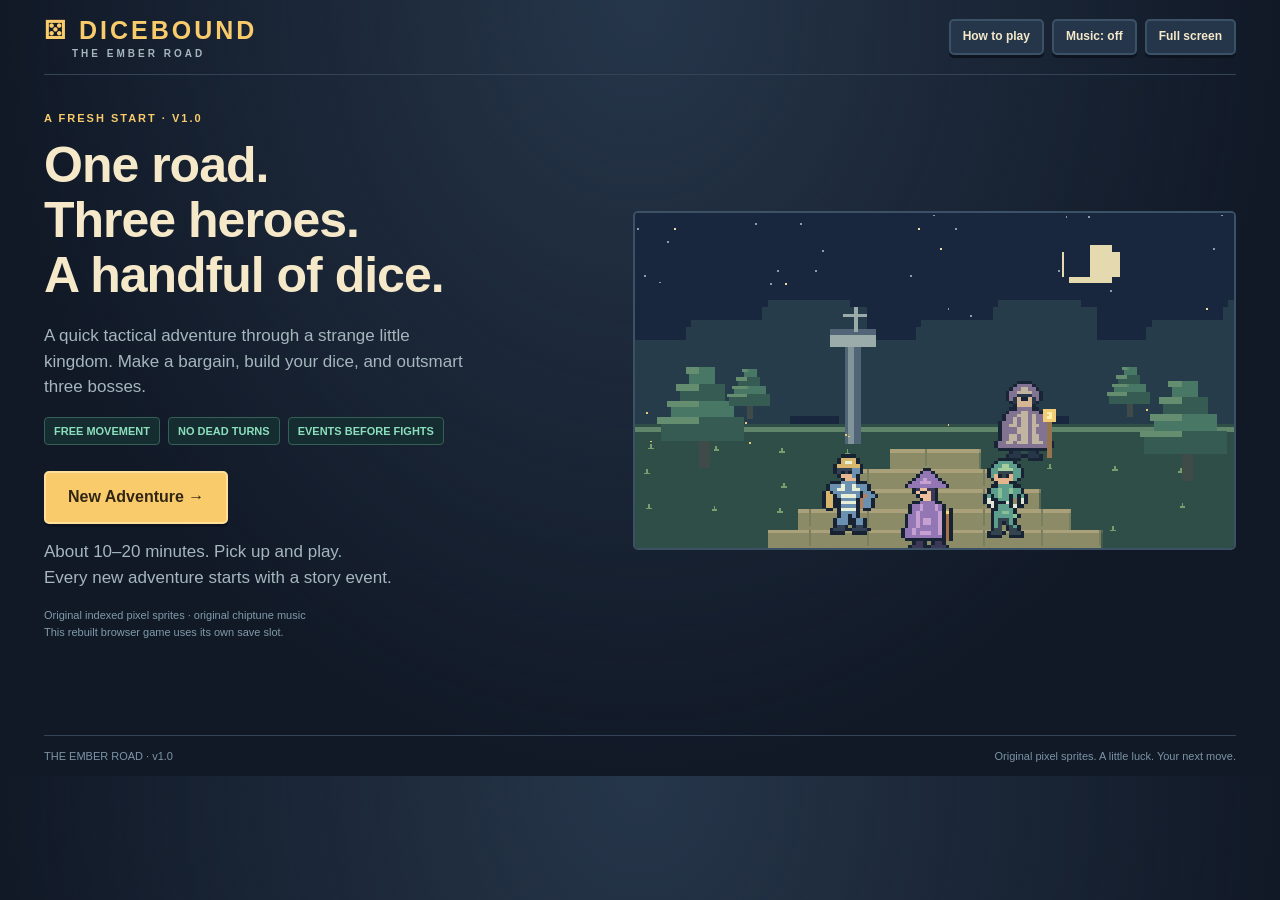
<file: web/index.html>
<!doctype html>
<html lang="en"><head><meta charset="utf-8"><meta name="viewport" content="width=device-width,initial-scale=1"><meta name="application-version" content="1.0.0"><meta name="theme-color" content="#141d2d"><title>Dicebound — The Ember Road</title><link rel="stylesheet" href="style.css"></head>
<body><div id="app"><header><a class="brand" href="#" id="home">⚄ DICEBOUND <small>THE EMBER ROAD</small></a><nav><button id="help">How to play</button><button id="sound" aria-pressed="false">Music: off</button><button id="fullscreen">Full screen</button></nav></header><main id="screen"></main><footer><span>THE EMBER ROAD · v1.0</span><span>Original pixel sprites. A little luck. Your next move.</span></footer></div><div id="toast" role="status" aria-live="polite"></div><dialog id="loadout"></dialog><dialog id="guide"><button id="close-guide" class="close">Close ×</button><h2>Small dice. Big trouble.</h2><p>Lead three heroes through three bosses. An event always comes before the next fight.</p><ol><li><strong>Move for free.</strong> Pick a hero, then a glowing tile. Each hero has 2 steps per round. You can split those steps.</li><li><strong>Spend your rolled dice.</strong> Each hero rolls twice from their six-face pool. Each card is one action. Click a ready card to use it. Attacks hit the boss automatically when in range. No mana, no extra payment.</li><li><strong>Dodge the red tiles.</strong> They show exactly where the boss will hit when you end the round. Read the plan above the cards for its exact damage.</li><li><strong>Bad roll?</strong> Reforge all unused Blanks once per round. A Blank can also become a 1-damage Pebble, or an extra step if you enable Blank Step.</li><li><strong>End round.</strong> The boss acts, then everyone rolls again. Guard lasts through that boss attack. Heal a fallen hero to revive them.</li></ol><p>Keyboard: <kbd>1</kbd> <kbd>2</kbd> <kbd>3</kbd> select hero · <kbd>Q</kbd> / <kbd>W</kbd> dice · <kbd>R</kbd> reforge · <kbd>E</kbd> end round · <kbd>Esc</kbd> cancel.</p><p>The game saves events, battles and rewards automatically on this browser. Continue shows your event receipt before resuming a fight. New Adventure always starts with a fresh event.</p></dialog><script src="sprites.js"></script><script src="audio.js"></script><script src="game.js"></script></body></html>
</file>
<file: web/style.css>
:root{color-scheme:dark;--bg:#111927;--panel:#1a2739;--edge:#3b5266;--ink:#f5e9ca;--muted:#a5b6be;--gold:#f9cb6b;--mint:#8cdfbd;--red:#fb7b79;--blue:#89c5ea}*{box-sizing:border-box}body{margin:0;background:var(--bg);color:var(--ink);font:15px/1.5 'Trebuchet MS',sans-serif;background-image:radial-gradient(ellipse at 50% 0,#26364a,transparent 70%)}button,a,input{touch-action:manipulation}button{font:700 13px/1.3 "Trebuchet MS",sans-serif;font-family:inherit;color:var(--ink);background:#25364b;border:2px solid var(--edge);border-radius:5px;padding:10px 15px;cursor:pointer;box-shadow:0 3px 0 #0d1420;transition:background .12s,transform .12s}button:hover:enabled{background:#344b62;border-color:var(--mint);transform:translateY(-1px)}button:active:enabled{transform:translateY(2px);box-shadow:none}button:focus-visible,a:focus-visible{outline:3px solid var(--gold);outline-offset:4px}button:disabled{opacity:.48;cursor:default}button.primary{background:var(--mint);border-color:#b5ffe0;color:#142a2b}button.gold{background:var(--gold);border-color:#ffdf99;color:#312515}button.danger{border-color:var(--red)}button.subtle{background:transparent;box-shadow:none}.brand{color:var(--gold);text-decoration:none;font-weight:900;font-size:25px;letter-spacing:3px;line-height:1.3}.brand small{font-size:10px;letter-spacing:3px;color:var(--muted);display:block;margin-left:28px}#app{max-width:1240px;margin:auto;padding:0 24px}header{display:flex;align-items:center;justify-content:space-between;gap:18px;padding:20px 0;border-bottom:1px solid #354356}nav{display:flex;gap:8px}nav button{font-size:12px;padding:8px 12px}main{min-height:660px;padding:24px 0}footer{display:flex;justify-content:space-between;color:#7c94a4;font-size:11px;padding:18px 0;gap:12px;border-top:1px solid #354356}h1,h2,h3,p{margin-top:0}h1{font-size:clamp(30px,4vw,50px);line-height:1.1;letter-spacing:-1px;margin-bottom:20px}h2{font-size:28px;line-height:1.2;margin-bottom:12px}h3{font-size:17px;margin-bottom:6px}.eyebrow{font-size:11px;font-weight:800;letter-spacing:2px;color:var(--gold);margin-bottom:12px;text-transform:uppercase}.muted{color:var(--muted)}.small{font-size:12px}.panel{border:2px solid var(--edge);border-radius:7px;background:var(--panel);padding:22px;box-shadow:0 5px 0 #0c1421}.intro{display:grid;grid-template-columns:1fr 1.1fr;gap:40px;align-items:center;min-height:580px}.intro p{color:var(--muted);max-width:430px;font-size:17px}.intro .actions{display:flex;flex-wrap:wrap;gap:12px;margin:26px 0 15px}.intro button{font-size:16px;padding:14px 22px}.scene{display:block;width:100%;image-rendering:pixelated;background:#172034;border-radius:5px;border:2px solid var(--edge);aspect-ratio:16/9}.tags{display:flex;flex-wrap:wrap;gap:8px;margin:14px 0}.tag{font-size:11px;font-weight:700;color:var(--mint);padding:5px 9px;background:#152d31;border:1px solid #356055;border-radius:4px}.path{display:flex;gap:8px;align-items:center;color:var(--muted);font-size:12px;margin-bottom:22px}.path b{color:var(--gold)}.event-top{display:grid;grid-template-columns:1.1fr 1fr;gap:26px;align-items:center}.event-top .scene{aspect-ratio:16/10}.event-copy p{color:var(--muted);font-size:16px}.hero-picks{display:flex;gap:8px;margin:18px 0}.hero-pick{flex:1;text-align:left;padding:9px;display:flex;gap:9px;align-items:center}.hero-pick.selected{border-color:var(--gold);background:#344039}.portrait{width:36px;height:48px;image-rendering:pixelated;flex-shrink:0}.choices{display:grid;grid-template-columns:1fr 1fr;gap:16px;margin-top:22px}.choice{text-align:left;padding:20px;min-height:174px;display:flex;flex-direction:column;align-items:start;border-width:2px}.choice strong{font-size:19px;display:block;margin-bottom:10px}.choice span{font-size:13px;font-weight:400}.choice .cost{color:var(--red);margin-top:12px}.choice .gain{color:var(--mint);margin-top:auto;padding-top:10px}.choice .pick-label{font-weight:700;color:var(--gold);margin-top:12px}.result-layout{display:grid;grid-template-columns:1fr 1fr;gap:32px;align-items:center;min-height:550px}.receipt{padding:16px;background:#122c2d;border-left:4px solid var(--mint);margin:20px 0}.receipt strong{color:var(--mint)}.receipt p{margin:6px 0 0}.next-fight{margin:24px 0}.battle-head{display:flex;justify-content:space-between;align-items:start;gap:16px;margin-bottom:18px}.battle-head h2{margin-bottom:5px}.boss-hp{width:280px}.hp-track{height:11px;background:#0b1522;border:1px solid #4a5266;overflow:hidden;border-radius:3px;margin-top:6px}.hp-fill{height:100%;background:var(--red);transition:width .25s}.battle{display:grid;grid-template-columns:minmax(0,1.4fr) minmax(330px,1fr);gap:20px}.arena-wrap{position:relative}.arena{display:block;width:100%;aspect-ratio:9/7;image-rendering:pixelated;background:#14232a;border:2px solid var(--edge);border-radius:6px;touch-action:manipulation;cursor:crosshair}.arena:focus{outline:2px solid var(--mint)}.arena-caption{font-size:12px;color:var(--muted);margin:10px 0}.turn-hint{color:var(--mint);font-size:13px;min-height:22px;margin-bottom:12px}.team{display:grid;grid-template-columns:repeat(3,1fr);gap:7px;margin-bottom:14px}.hero-tab{padding:8px;text-align:left;min-width:0}.hero-tab.selected{border-color:var(--gold);background:#354139}.hero-tab .row{display:flex;align-items:center;gap:8px}.hero-tab strong{font-size:13px}.hero-tab .portrait{width:24px;height:32px}.hero-tab .small{font-size:11px;white-space:nowrap}.hero-tab .hp-track{height:5px}.hero-tab .hp-fill{background:var(--mint)}.dice{display:grid;gap:9px}.die{display:grid;grid-template-columns:42px 1fr auto;gap:12px;align-items:center;text-align:left;padding:13px 12px;min-height:90px}.die-icon{height:38px;width:38px;display:grid;place-items:center;font-size:24px;border:2px solid currentColor;border-radius:6px;background:#172333;color:var(--gold)}.die strong{display:block;font-size:16px}.die span.desc{display:block;font-weight:400;color:var(--muted);font-size:12px;margin-top:3px}.die .payment{font-size:10px;color:var(--mint);white-space:nowrap}.die.used{opacity:.4}.controls{display:flex;gap:8px;margin-top:13px}.controls button{flex:1;padding:10px 6px;font-size:12px}.plan{margin-top:15px;padding:14px;border:1px solid #995960;background:#312b38;border-radius:5px}.plan h3{color:var(--red);font-size:15px}.plan p{font-size:12px;margin:4px 0;color:#e7bdbe}.log{margin-top:12px;font-size:11px;color:var(--muted);height:64px;overflow:auto;line-height:1.8}.log p{margin:0}.settings{display:flex;align-items:center;gap:9px;margin-top:12px;color:var(--muted);font-size:12px}.settings input{accent-color:var(--mint);width:16px;height:16px}.end-round{width:100%;margin-top:12px;font-size:15px}.end-note{font-size:11px;color:var(--muted);margin:6px 0;text-align:center}.reward-grid{display:grid;grid-template-columns:repeat(3,1fr);gap:12px;margin:20px 0}.reward{padding:18px;text-align:left;display:flex;flex-direction:column;min-height:180px}.reward strong{font-size:17px;color:var(--gold);margin:7px 0}.reward span{font-size:12px;font-weight:400;color:var(--muted)}.reward em{margin-top:auto;color:var(--mint);font-size:11px;padding-top:16px;font-style:normal}.wide{max-width:820px;margin:auto}.center{text-align:center}.confirm-row{display:flex;gap:10px;margin-top:20px}#toast{position:fixed;bottom:26px;left:50%;transform:translate(-50%,15px);background:#f7d995;color:#252730;box-shadow:0 4px 20px #0007;padding:13px 20px;border:2px solid #fff0bd;border-radius:5px;max-width:90%;z-index:100;opacity:0;pointer-events:none;transition:opacity .12s,transform .12s;font-weight:bold;font-size:14px}#toast.show{opacity:1;transform:translate(-50%,0)}dialog{max-width:620px;width:calc(100% - 32px);max-height:85vh;border:2px solid var(--edge);border-radius:8px;background:var(--panel);color:var(--ink);padding:28px;box-shadow:0 12px 80px #000a}dialog::backdrop{background:#0a1020d9}dialog li{margin:12px 0;color:var(--muted)}dialog strong{color:var(--ink)}.close{float:right;margin:0 0 16px 20px}kbd{background:#35465a;padding:1px 5px;border-radius:2px}.decision{border-left:3px solid var(--gold);padding:8px 12px;margin:14px 0;color:var(--gold);font-size:12px}.credits{font-size:11px!important;color:#809ba8!important}.shake{animation:shake .24s}@keyframes shake{25%{transform:translateX(-4px)}75%{transform:translateX(4px)}}@media(min-width:1500px){main{padding-top:34px}}@media(max-width:850px){#app{padding:0 14px}header{padding:13px 0}.brand{font-size:19px}.brand small{font-size:8px}nav{gap:4px}nav button{font-size:10px;padding:7px}.intro{grid-template-columns:1fr;gap:12px;padding:24px 0;min-height:0}.intro .scene{grid-row:1}.intro h1{font-size:36px}.intro p{max-width:none}.event-top,.result-layout{grid-template-columns:1fr;gap:20px}.event-top .scene{max-height:320px}.battle{grid-template-columns:1fr;gap:12px}.arena{max-height:55vh;object-fit:contain}.battle-head{align-items:center}.boss-hp{width:170px}.battle-head h2{font-size:21px}.battle main{padding-top:10px}.choices{gap:10px}.choice{padding:14px}.reward-grid{grid-template-columns:1fr}.reward{min-height:120px}.result-layout{min-height:0}.result-layout .scene{max-height:280px}.team{margin-bottom:10px}.dice{grid-template-columns:1fr 1fr}.die{grid-template-columns:32px 1fr;gap:8px;min-height:105px;padding:9px}.die-icon{width:30px;height:30px;font-size:18px}.die strong{font-size:14px}.die .payment{grid-column:2}.plan{margin-top:12px}footer span:last-child{display:none}.intro button{font-size:14px}.hero-pick{padding:6px}.hero-pick .portrait{width:24px;height:32px}.hero-pick strong{font-size:12px}.hero-pick .small{font-size:10px}}@media(prefers-reduced-motion:reduce){*{transition:none!important;animation:none!important}}
/* Keep the whole tactical view readable on a laptop. */
@media(min-width:851px){header{padding:14px 0}main{padding:16px 0}.path{margin-bottom:12px}.battle-head{margin-bottom:12px}.battle-head .eyebrow{margin-bottom:5px}.battle-head h2{font-size:24px}.battle-head .small{font-size:11px}.battle{grid-template-columns:minmax(0,1.22fr) minmax(360px,1fr)}.battle-ui .plan{margin:0 0 10px;padding:10px 12px}.plan h3{font-size:13px;margin-bottom:2px}.plan p{font-size:11px;line-height:1.35;margin:2px 0}.team{margin-bottom:9px}.hero-tab{padding:6px}.turn-hint{font-size:12px;margin-bottom:9px}.die{min-height:76px;padding:9px 10px}.die strong{font-size:15px}.die .desc{font-size:11px}.controls{margin-top:10px}.controls button{padding:8px 5px}.settings{font-size:11px;margin-top:10px}.end-round{margin-top:9px}.arena-caption{font-size:11px;margin:7px 0}.log{height:40px;margin-top:6px}footer{padding:12px 0}}
.die-icon canvas{width:28px;height:28px;image-rendering:pixelated}.battle-ui .plan{margin-top:0}.battle-ui .team{margin-top:10px}
@media(max-width:850px){.battle-ui .plan{margin-bottom:12px}.arena{max-height:none}.arena-wrap{max-width:620px;width:100%;margin:auto}}
.loadout-row{display:flex;align-items:center;justify-content:space-between;margin:-2px 0 5px}.loadout-row button{font-size:10px;padding:3px 7px;border-width:1px}.pool-grid{display:grid;grid-template-columns:1fr 1fr;gap:10px}.pool-face{background:#223347;border:1px solid var(--edge);padding:12px;display:grid;grid-template-columns:24px 1fr;gap:8px;align-items:center}.pool-face canvas{width:24px;height:24px;image-rendering:pixelated}.pool-face strong{font-size:13px}.pool-face span{grid-column:1/3;font-size:11px;color:var(--muted)}
@media(max-width:480px){.brand{font-size:16px;letter-spacing:2px;white-space:nowrap}.brand small{display:none}header{gap:8px}nav button{font-size:10px;padding:7px}.battle-head .muted{display:none}.battle-head .eyebrow{font-size:10px}.battle-head h2{font-size:19px}.path{font-size:10px;margin-bottom:14px}.boss-hp{width:125px;flex-shrink:0}.battle-head{gap:8px}.log{height:36px;margin:2px 0}.plan{padding:10px}.plan h3{font-size:13px}.plan p{font-size:11px}.hero-tab{padding:6px}.hero-tab .row{gap:4px}.hero-tab .portrait{width:20px;height:27px}.hero-tab .small{font-size:9px}.hero-tab strong{font-size:12px}.turn-hint{font-size:11px}.die{min-height:88px}.die .desc{font-size:11px}}
</file>
